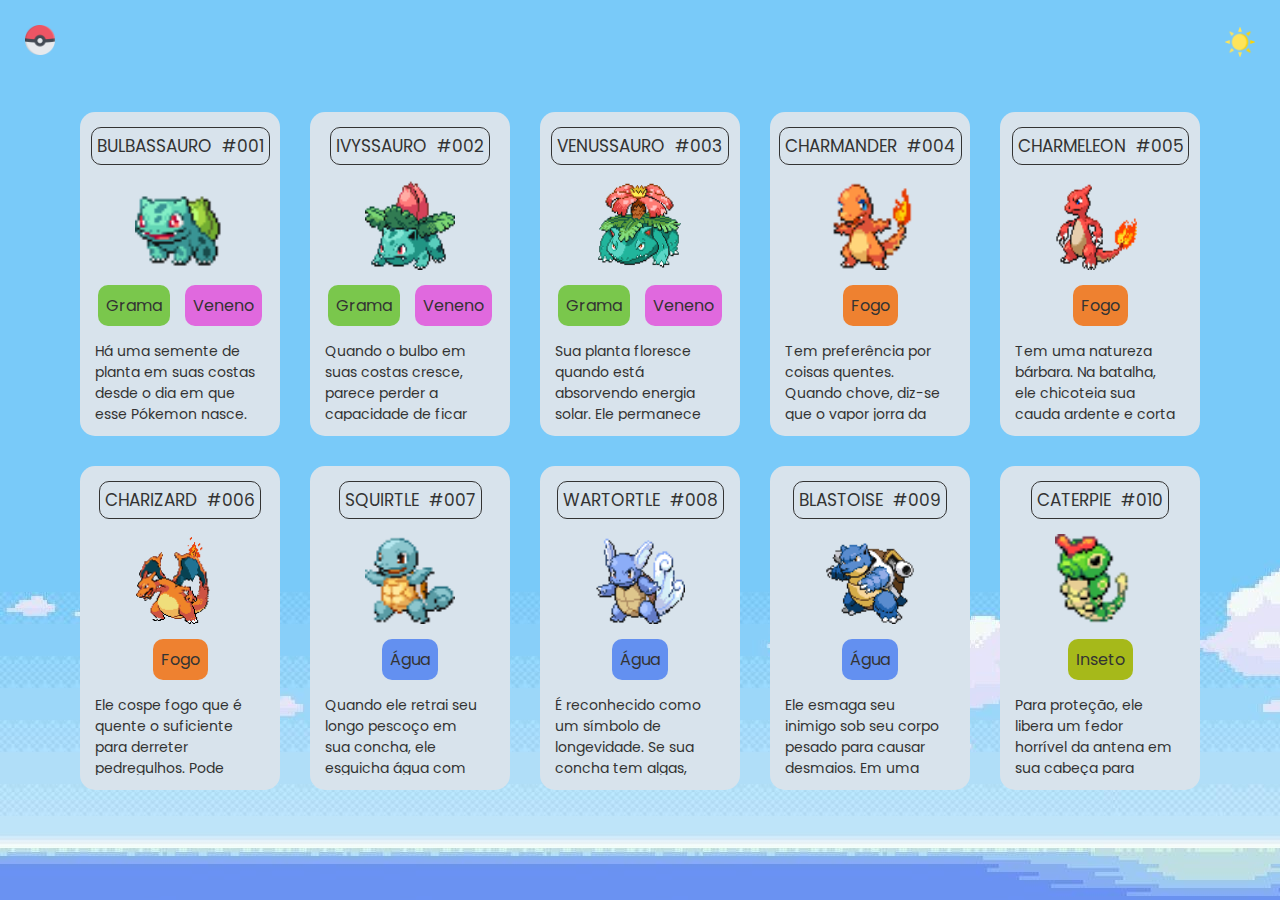
<file: index.html>
<!DOCTYPE html>
<html lang="pt-br">

<head>
    <meta charset="UTF-8">
    <meta http-equiv="X-UA-Compatible" content="IE=edge">
    <meta name="viewport" content="width=device-width, initial-scale=1.0">
    <title>Pokédex</title>
    <link rel="preconnect" href="https://fonts.googleapis.com">
    <link rel="preconnect" href="https://fonts.gstatic.com" crossorigin>
    <link href="https://fonts.googleapis.com/css2?family=Poppins:wght@300;500;800&display=swap" rel="stylesheet">
    <link rel="stylesheet" href="css/reset.css">
    <link rel="stylesheet" href="css/style.css">
    <link rel="stylesheet" href="css/scrollbar.css".css">
    <link rel="shortcut icon" href="images/pokeball.png" type="image/x-icon">
</head>

<body id="corpo">
    <header>
        <a href="#">
            <img src="images/pokeball.png" alt="pokebola" class="logo">
        </a>
        <button id="botao-alterar-tema">
            <img src="images/sun.png" alt="sol" class="imagem-botao">
        </button>
    </header>
    <main>
        <ul class="listagem-pokemon ">
            <li class="cartao-pokemon plant">
                <div class="informacoes">
                <span>Bulbassauro</span>
                <span>#001</span>
                </div>
                <img src="images/bulbasaur.gif" alt="bulbassauro" class="gif">
                <ul class = "tipos">
                    <li class="tipo grama">Grama</li>
                    <li class="tipo veneno">Veneno</li>
                </ul>
                <p class="descricao">
                    Há uma semente de planta em suas costas desde o dia em que esse Pókemon nasce. A semente cresce lentamente.
                </p>
            </li>

            <li class="cartao-pokemon plant">
                <div class="informacoes">
                <span>Ivyssauro</span>
                <span>#002</span>
                </div>
                <img src="images/ivysaur.gif" alt="ivysaur" class="gif">
                <ul class = "tipos">
                    <li class="tipo grama">Grama</li>
                    <li class="tipo veneno">Veneno</li>
                </ul>
                <p class="descricao">
                    Quando o bulbo em suas costas cresce, parece perder a capacidade de ficar de pé em suas patas traseiras.
                </p>
            </li>

            <li class="cartao-pokemon  plant">
                <div class="informacoes">
                <span>Venussauro</span>
                <span>#003</span>
                </div>
                <img src="images/venusaur.gif" alt="venusaur" class="gif">
                <ul class = "tipos">
                    <li class="tipo grama">Grama</li>
                    <li class="tipo veneno">Veneno</li>
                </ul>
                <p class="descricao">
                    Sua planta floresce quando está absorvendo energia solar. Ele permanece em movimento para buscar a luz solar.
                </p>
            </li>

            <li class="cartao-pokemon fire">
                <div class="informacoes">
                <span>Charmander</span>
                <span>#004</span>
                </div>
                <img src="images/charmander.gif" alt="charmander" class="gif">
                <ul class = "tipos">
                    <li class="tipo fogo">Fogo</li>
                </ul>
                <p class="descricao">
                    Tem preferência por coisas quentes. Quando chove, diz-se que o vapor jorra da ponta de sua cauda.
                </p>
            </li>

            <li class="cartao-pokemon fire">
                <div class="informacoes">
                <span>Charmeleon</span>
                <span>#005</span>
                </div>
                <img src="images/charmeleon.gif" alt="charmeleon" class="gif">
                <ul class = "tipos">
                    <li class="tipo fogo">Fogo</li>
                </ul>
                <p class="descricao">
                    Tem uma natureza bárbara. Na batalha, ele chicoteia sua cauda ardente e corta com garras afiadas.
                </p>
            </li>

            <li class="cartao-pokemon fire">
                <div class="informacoes">
                <span>Charizard</span>
                <span>#006</span>
                </div>
                <img src="images/charizard.gif" alt="charizard" class="gif">
                <ul class = "tipos">
                    <li class="tipo fogo">Fogo</li>
                </ul>
                <p class="descricao">
                    Ele cospe fogo que é quente o suficiente para derreter pedregulhos. Pode causar incêndios florestais soprando chamas.
                </p>
            </li>

            <li class="cartao-pokemon water">
                <div class="informacoes">
                <span>Squirtle</span>
                <span>#007</span>
                </div>
                <img src="images/squirtle.gif" alt="squirtle" class="gif">
                <ul class = "tipos">
                    <li class="tipo agua">Água</li>
                </ul>
                <p class="descricao">
                    Quando ele retrai seu longo pescoço em sua concha, ele esguicha água com força vigorosa.
                </p>
            </li>

            <li class="cartao-pokemon water">
                <div class="informacoes">
                <span>Wartortle</span>
                <span>#008</span>
                </div>
                <img src="images/wartortle.gif" alt="wartortle" class="gif">
                <ul class = "tipos">
                    <li class="tipo agua">Água</li>
                </ul>
                <p class="descricao">
                    É reconhecido como um símbolo de longevidade. Se sua concha tem algas, esse Wartortle é muito antigo.
                </p>
            </li>

            <li class="cartao-pokemon water">
                <div class="informacoes">
                <span>Blastoise</span>
                <span>#009</span>
                </div>
                <img src="images/blastoise.gif" alt="blastoise" class="gif">
                <ul tclass = "tipos">
                    <li class="tipo agua">Água</li>
                </ul>
                <p class="descricao">
                    Ele esmaga seu inimigo sob seu corpo pesado para causar desmaios. Em uma pitada, ele se retirará dentro de sua concha.
                </p>
            </li>

            <li class="cartao-pokemon insect">
                <div class="informacoes">
                <span>Caterpie</span>
                <span>#010</span>
                </div>
                <img src="images/caterpie.gif" alt="caterpie" class="gif">
                <ul class = "tipos">
                    <li class="tipo inseto">Inseto</li>
                </ul>
                <p class="descricao">
                    Para proteção, ele libera um fedor horrível da antena em sua cabeça para afastar os inimigos.
                </p>
            </li>
        </ul>
    </main>
    <script src="js/index.js"></script>
</body>

</html>
</file>
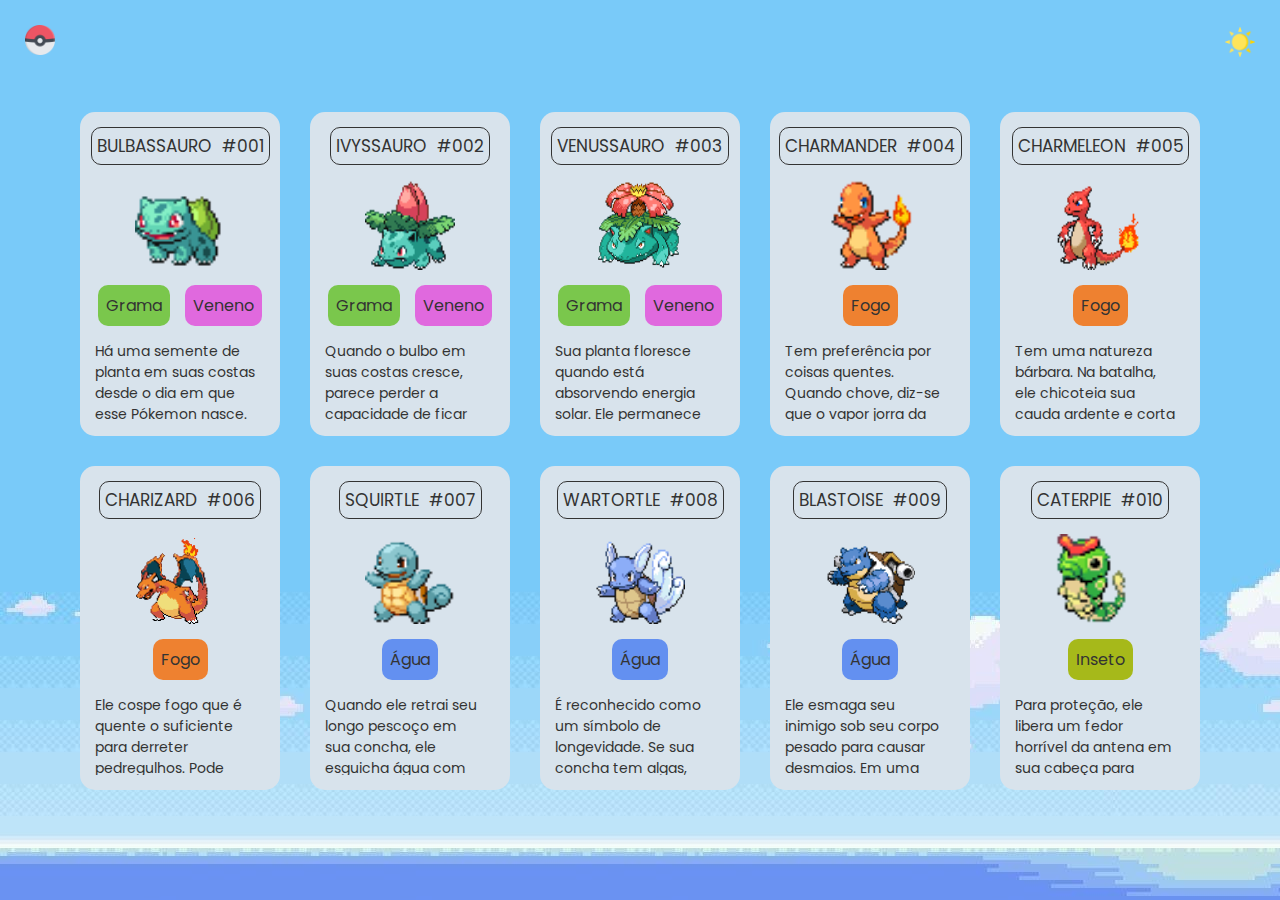
<file: src/index.html>
<!DOCTYPE html>
<html lang="pt-br">

<head>
    <meta charset="UTF-8">
    <meta http-equiv="X-UA-Compatible" content="IE=edge">
    <meta name="viewport" content="width=device-width, initial-scale=1.0">
    <title>Pokédex</title>
    <link rel="preconnect" href="https://fonts.googleapis.com">
    <link rel="preconnect" href="https://fonts.gstatic.com" crossorigin>
    <link href="https://fonts.googleapis.com/css2?family=Poppins:wght@300;500;800&display=swap" rel="stylesheet">
    <link rel="stylesheet" href="css/reset.css">
    <link rel="stylesheet" href="css/style.css">
    <link rel="stylesheet" href="css/scrollbar.css".css">
</head>

<body id="corpo">
    <header>
        <a href="#">
            <img src="images/pokeball.png" alt="pokebola" class="logo">
        </a>
        <button id="botao-alterar-tema">
            <img src="images/sun.png" alt="sol" class="imagem-botao">
        </button>
    </header>
    <main>
        <ul class="listagem-pokemon ">
            <li class="cartao-pokemon">
                <div class="informacoes">
                <span>Bulbassauro</span>
                <span>#001</span>
                </div>
                <img src="images/bulbasaur.gif" alt="bulbassauro" class="gif">
                <ul class = "tipos">
                    <li class="tipo grama">Grama</li>
                    <li class="tipo veneno">Veneno</li>
                </ul>
                <p class="descricao">
                    Há uma semente de planta em suas costas desde o dia em que esse Pókemon nasce. A semente cresce lentamente.
                </p>
            </li>

            <li class="cartao-pokemon">
                <div class="informacoes">
                <span>Ivyssauro</span>
                <span>#002</span>
                </div>
                <img src="images/ivysaur.gif" alt="ivysaur" class="gif">
                <ul class = "tipos">
                    <li class="tipo grama">Grama</li>
                    <li class="tipo veneno">Veneno</li>
                </ul>
                <p class="descricao">
                    Quando o bulbo em suas costas cresce, parece perder a capacidade de ficar de pé em suas patas traseiras.
                </p>
            </li>

            <li class="cartao-pokemon">
                <div class="informacoes">
                <span>Venussauro</span>
                <span>#003</span>
                </div>
                <img src="images/venusaur.gif" alt="venusaur" class="gif">
                <ul class = "tipos">
                    <li class="tipo grama">Grama</li>
                    <li class="tipo veneno">Veneno</li>
                </ul>
                <p class="descricao">
                    Sua planta floresce quando está absorvendo energia solar. Ele permanece em movimento para buscar a luz solar.
                </p>
            </li>

            <li class="cartao-pokemon">
                <div class="informacoes">
                <span>Charmander</span>
                <span>#004</span>
                </div>
                <img src="images/charmander.gif" alt="charmander" class="gif">
                <ul class = "tipos">
                    <li class="tipo fogo">Fogo</li>
                </ul>
                <p class="descricao">
                    Tem preferência por coisas quentes. Quando chove, diz-se que o vapor jorra da ponta de sua cauda.
                </p>
            </li>

            <li class="cartao-pokemon">
                <div class="informacoes">
                <span>Charmeleon</span>
                <span>#005</span>
                </div>
                <img src="images/charmeleon.gif" alt="charmeleon" class="gif">
                <ul class = "tipos">
                    <li class="tipo fogo">Fogo</li>
                </ul>
                <p class="descricao">
                    Tem uma natureza bárbara. Na batalha, ele chicoteia sua cauda ardente e corta com garras afiadas.
                </p>
            </li>

            <li class="cartao-pokemon">
                <div class="informacoes">
                <span>Charizard</span>
                <span>#006</span>
                </div>
                <img src="images/charizard.gif" alt="charizard" class="gif">
                <ul class = "tipos">
                    <li class="tipo fogo">Fogo</li>
                </ul>
                <p class="descricao">
                    Ele cospe fogo que é quente o suficiente para derreter pedregulhos. Pode causar incêndios florestais soprando chamas.
                </p>
            </li>

            <li class="cartao-pokemon">
                <div class="informacoes">
                <span>Squirtle</span>
                <span>#007</span>
                </div>
                <img src="images/squirtle.gif" alt="squirtle" class="gif">
                <ul class = "tipos">
                    <li class="tipo agua">Água</li>
                </ul>
                <p class="descricao">
                    Quando ele retrai seu longo pescoço em sua concha, ele esguicha água com força vigorosa.
                </p>
            </li>

            <li class="cartao-pokemon">
                <div class="informacoes">
                <span>Wartortle</span>
                <span>#008</span>
                </div>
                <img src="images/wartortle.gif" alt="wartortle" class="gif">
                <ul class = "tipos">
                    <li class="tipo agua">Água</li>
                </ul>
                <p class="descricao">
                    É reconhecido como um símbolo de longevidade. Se sua concha tem algas, esse Wartortle é muito antigo.
                </p>
            </li>

            <li class="cartao-pokemon">
                <div class="informacoes">
                <span>Blastoise</span>
                <span>#009</span>
                </div>
                <img src="images/blastoise.gif" alt="blastoise" class="gif">
                <ul tclass = "tipos">
                    <li class="tipo agua">Água</li>
                </ul>
                <p class="descricao">
                    Ele esmaga seu inimigo sob seu corpo pesado para causar desmaios. Em uma pitada, ele se retirará dentro de sua concha.
                </p>
            </li>

            <li class="cartao-pokemon">
                <div class="informacoes">
                <span>Caterpie</span>
                <span>#010</span>
                </div>
                <img src="images/caterpie.gif" alt="caterpie" class="gif">
                <ul class = "tipos">
                    <li class="tipo inseto">Inseto</li>
                </ul>
                <p class="descricao">
                    Para proteção, ele libera um fedor horrível da antena em sua cabeça para afastar os inimigos.
                </p>
            </li>
        </ul>
    </main>
    <script src="js/index.js"></script>
</body>

</html>
</file>
<file: css/style.css>
body {
	font-family: 'Poppins', sans-serif;
	max-width: 1280px;
	margin: 0 auto;
	background-image: url(../images/bg-light.jpg);
	color: #333333;
}

body.modo-escuro {
	background-image: url(../images/bg-dark.jpeg);
	color: #f5f5f5;
}

header {
	display: flex;
	justify-content: space-between;
	padding: 25px;
}

header .logo,
header .imagem-botao {
	width: 30px;
	transition: 0.2s ease-in-out;
}

header #botao-alterar-tema {
	background: none;
	border: none;
}

header .logo:hover,
header .imagem-botao:hover,
main .cartao-pokemon:hover {
	transform: scale(1.05);
	cursor: pointer;
}

main {
	padding: 25px;
}

main .listagem-pokemon {
	display: flex;
	flex-wrap: wrap;
	gap: 30px;
	justify-content: center;
}

main .cartao-pokemon {
	background-color: #d8e3ec;
	width: 200px;
	padding: 15px;
	display: flex;
	flex-direction: column;
	align-items: center;
	gap: 15px;
	border-radius: 15px;
	transition: 0.2s ease-in-out;
}

.plant:hover {
	background-image: linear-gradient(to left, #59bd40, rgb(196, 72, 169));
}

.fire:hover{
	background-image: linear-gradient(to right, rgb(231, 166, 68), rgb(255, 79, 79));
}

.water:hover{
	background-image: linear-gradient(to right, rgb(35, 179, 228), rgb(65, 65, 240));
}

.insect:hover{
	background-image: linear-gradient(to right, rgb(248, 248, 75), rgb(83, 240, 83));
}

.modo-escuro .cartao-pokemon {
	background-color: #a8a8a8;
}

main .cartao-pokemon .informacoes {
	display: flex;
	justify-content: space-between;
	border: 1px solid #333333;
	border-radius: 10px;
}

main .cartao-pokemon .informacoes span {
	padding: 5px;
	text-transform: uppercase;
	font-size: 17px;
}

main .cartao-pokemon .gif {
	width: 90px;
	height: 90px;
}

main .cartao-pokemon .tipos {
	display: flex;
	gap: 15px;
}

main .cartao-pokemon .tipo {
	padding: 8px;
	border-radius: 10px;
}

.grama {
	background-color: #7ac74c;
}

.veneno {
	background-color: #df67ddfb;
}

.fogo {
	background-color: #ee8130;
}

.agua {
	background-color: #6390f0;
}

.inseto {
	background-color: #a6b91a;
}

main .descricao {
	max-height: 80px;
	overflow-y: scroll;
	font-size: 14px;
	padding-right: 10px;
}
</file>
<file: css/scrollbar.css>
*::-webkit-scrollbar {
    width: 12px;
}

*::-webkit-scrollbar-track {
    background: #f1e9e9;
}

*::-webkit-scrollbar-thumb {
    background-color: #582965;
    border-radius: 10px;
    border: 3px solid #ffffff;
}
</file>
<file: src/css/style.css>
body {
	font-family: 'Poppins', sans-serif;
	max-width: 1280px;
	margin: 0 auto;
	background-image: url(../images/bg-light.jpg);
	color: #333333;
}

body.modo-escuro {
	background-image: url(../images/bg-dark.jpeg);
	color: #f5f5f5;
}

header {
	display: flex;
	justify-content: space-between;
	padding: 25px;
}

header .logo,
header .imagem-botao {
	width: 30px;
	transition: 0.2s ease-in-out;
}

header #botao-alterar-tema {
	background: none;
	border: none;
}

header .logo:hover,
header .imagem-botao:hover,
main .cartao-pokemon:hover {
	transform: scale(1.05);
	cursor: pointer;
}

main {
	padding: 25px;
}

main .listagem-pokemon {
	display: flex;
	flex-wrap: wrap;
	gap: 30px;
	justify-content: center;
}

main .cartao-pokemon {
	background-color: #d8e3ec;
	width: 200px;
	padding: 15px;
	display: flex;
	flex-direction: column;
	align-items: center;
	gap: 15px;
	border-radius: 15px;
	transition: 0.2s ease-in-out;
}

main .cartao-pokemon:hover {
	background-color: #96d9d6;
}

.modo-escuro .cartao-pokemon {
	background-color: #a8a8a8;
}

main .cartao-pokemon .informacoes {
	display: flex;
	justify-content: space-between;
	border: 1px solid #333333;
	border-radius: 10px;
}

main .cartao-pokemon .informacoes span {
	padding: 5px;
	text-transform: uppercase;
	font-size: 17px;
}

main .cartao-pokemon .gif {
	width: 90px;
	height: 90px;
}

main .cartao-pokemon .tipos {
	display: flex;
	gap: 15px;
}

main .cartao-pokemon .tipo {
	padding: 8px;
	border-radius: 10px;
}

.grama {
	background-color: #7ac74c;
}

.veneno {
	background-color: #df67ddfb;
}

.fogo {
	background-color: #ee8130;
}

.agua {
	background-color: #6390f0;
}

.inseto {
	background-color: #a6b91a;
}

main .descricao {
	max-height: 80px;
	overflow-y: scroll;
	font-size: 14px;
	padding-right: 10px;
}
</file>
<file: src/css/scrollbar.css>
*::-webkit-scrollbar {
    width: 12px;
}

*::-webkit-scrollbar-track {
    background: #f1e9e9;
}

*::-webkit-scrollbar-thumb {
    background-color: #582965;
    border-radius: 10px;
    border: 3px solid #ffffff;
}
</file>
